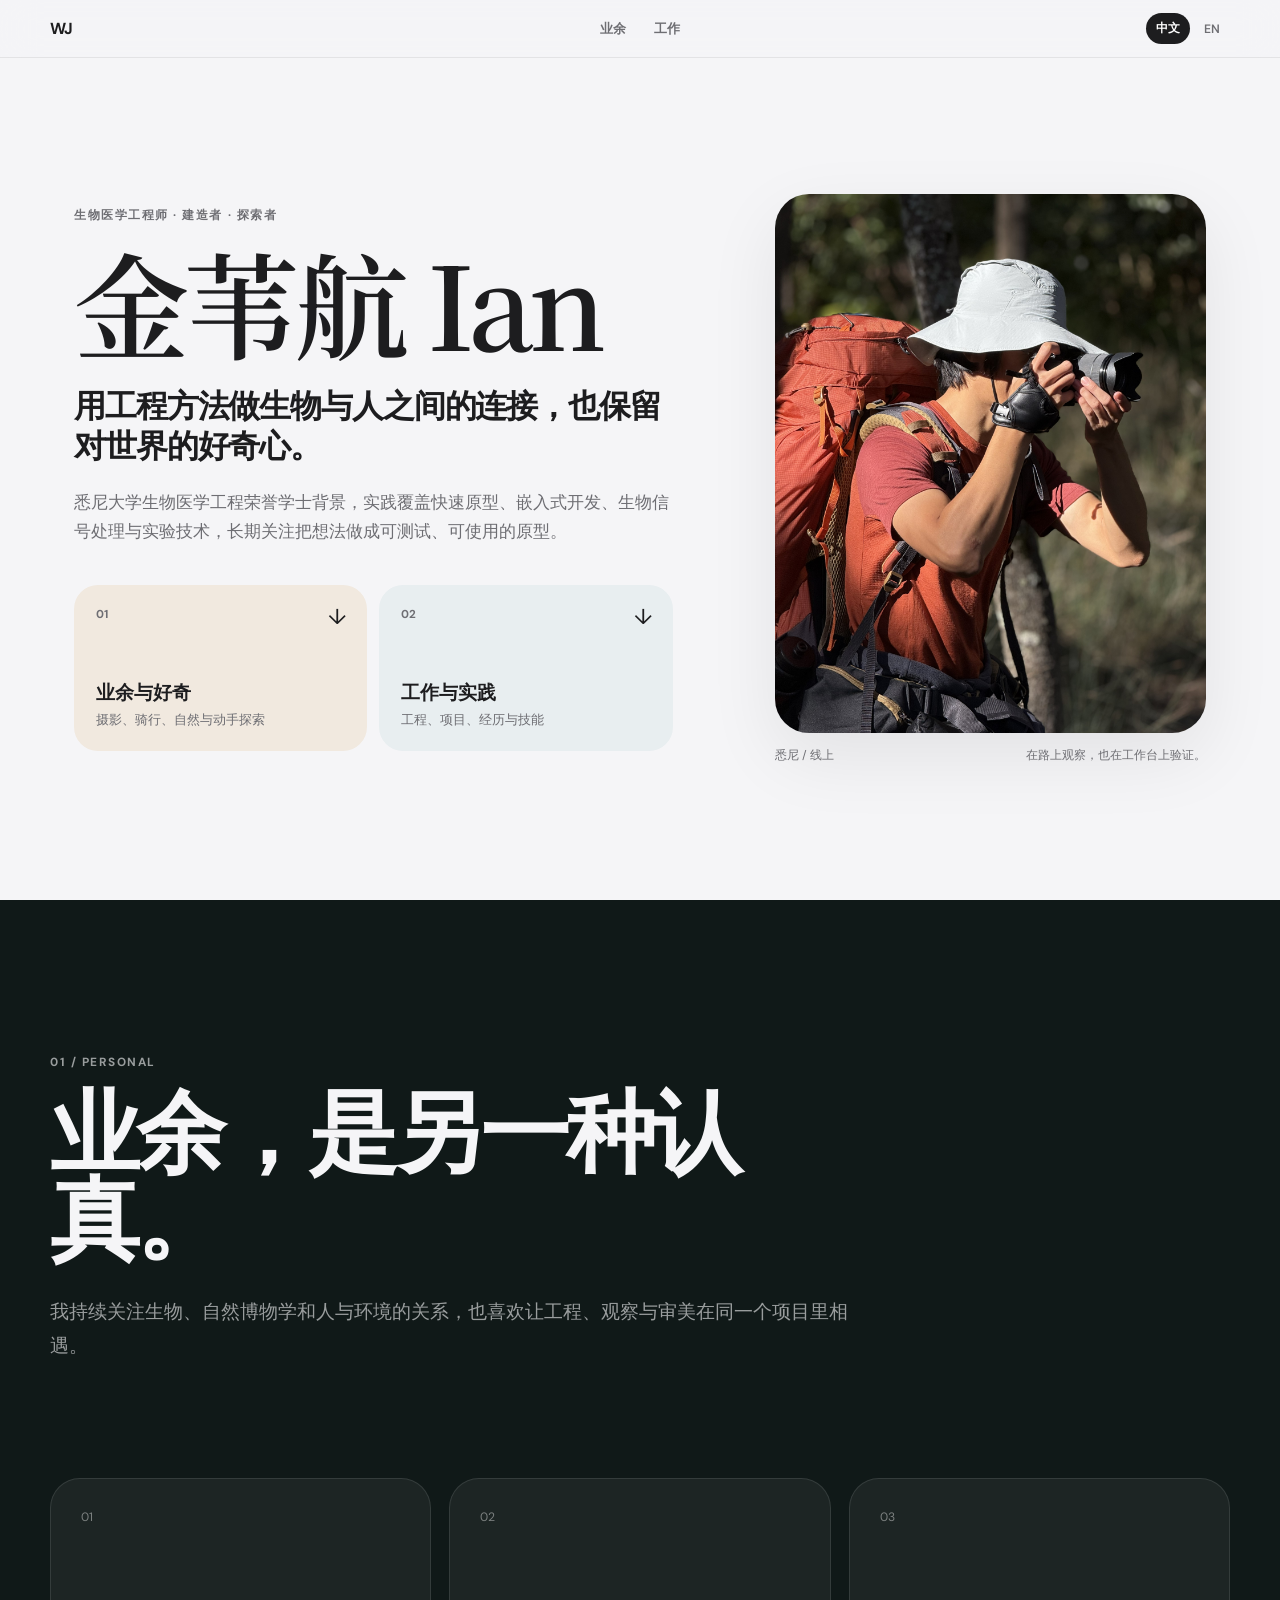
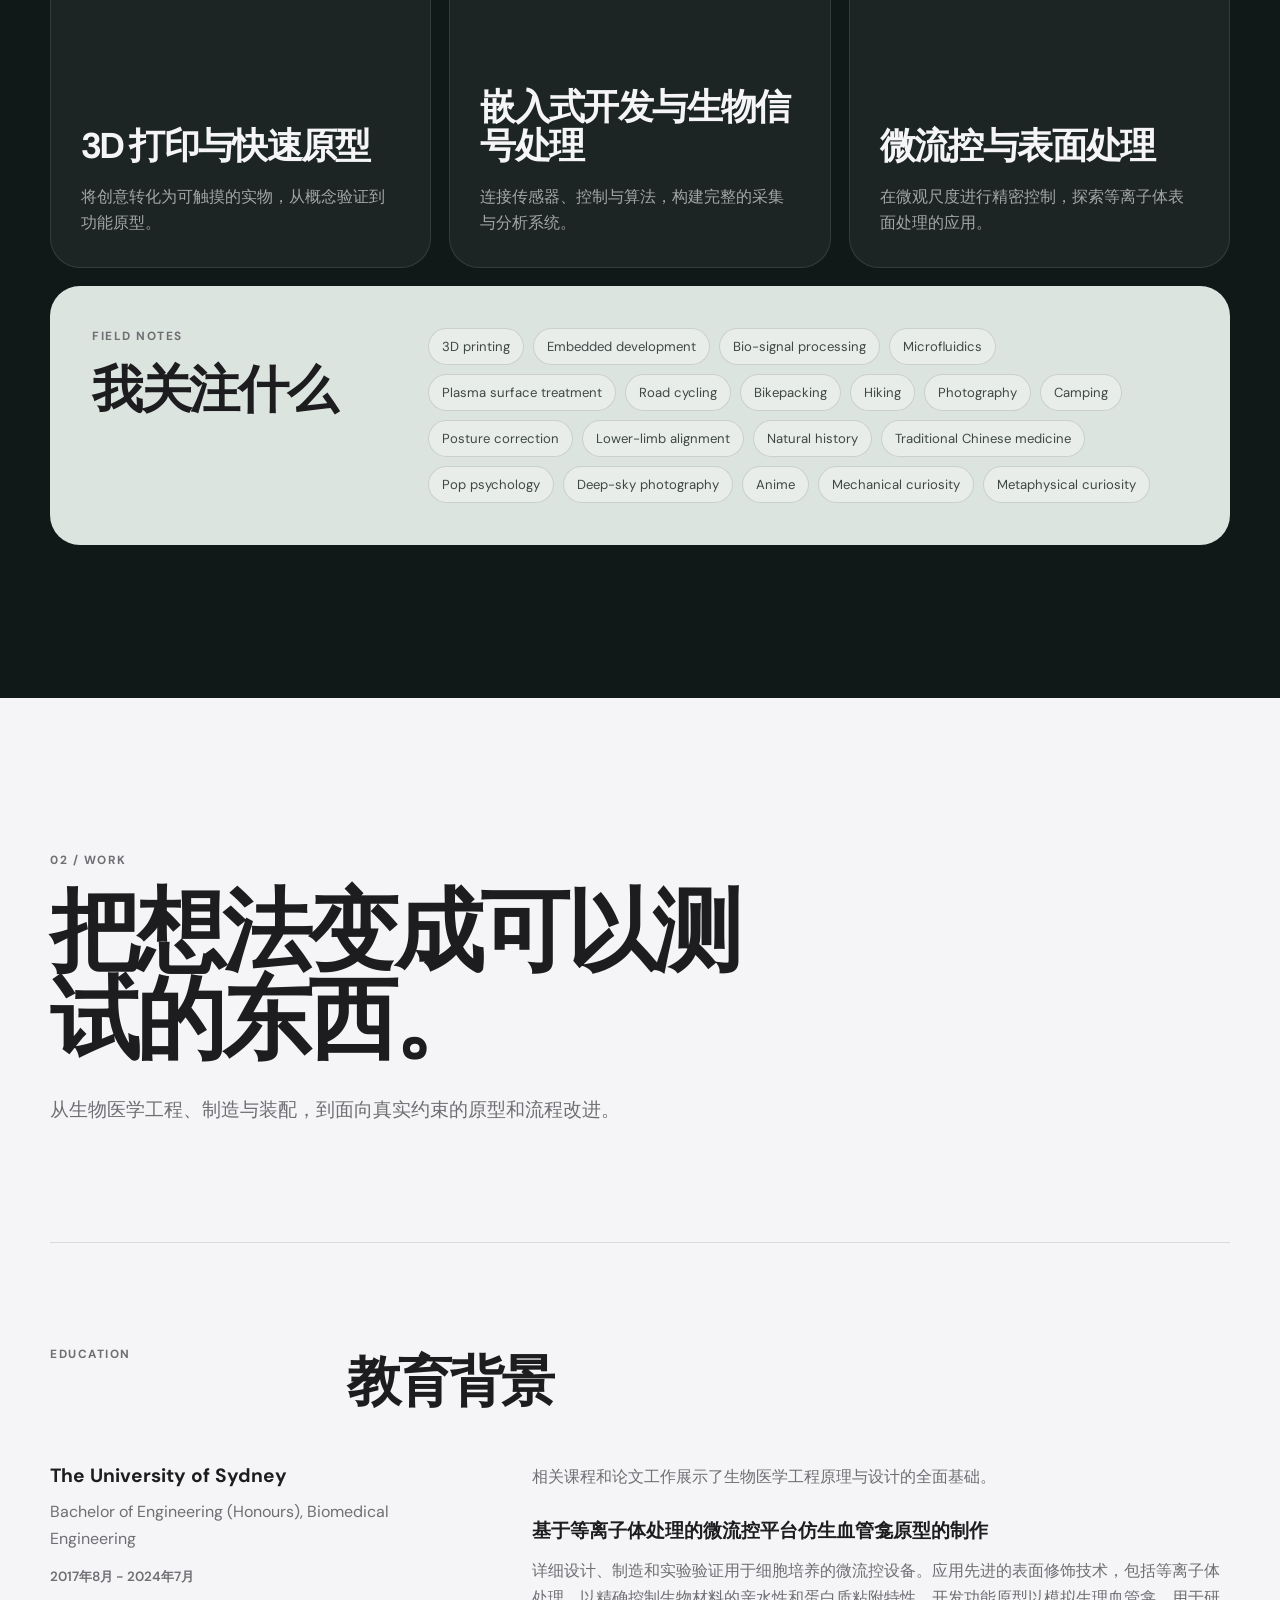
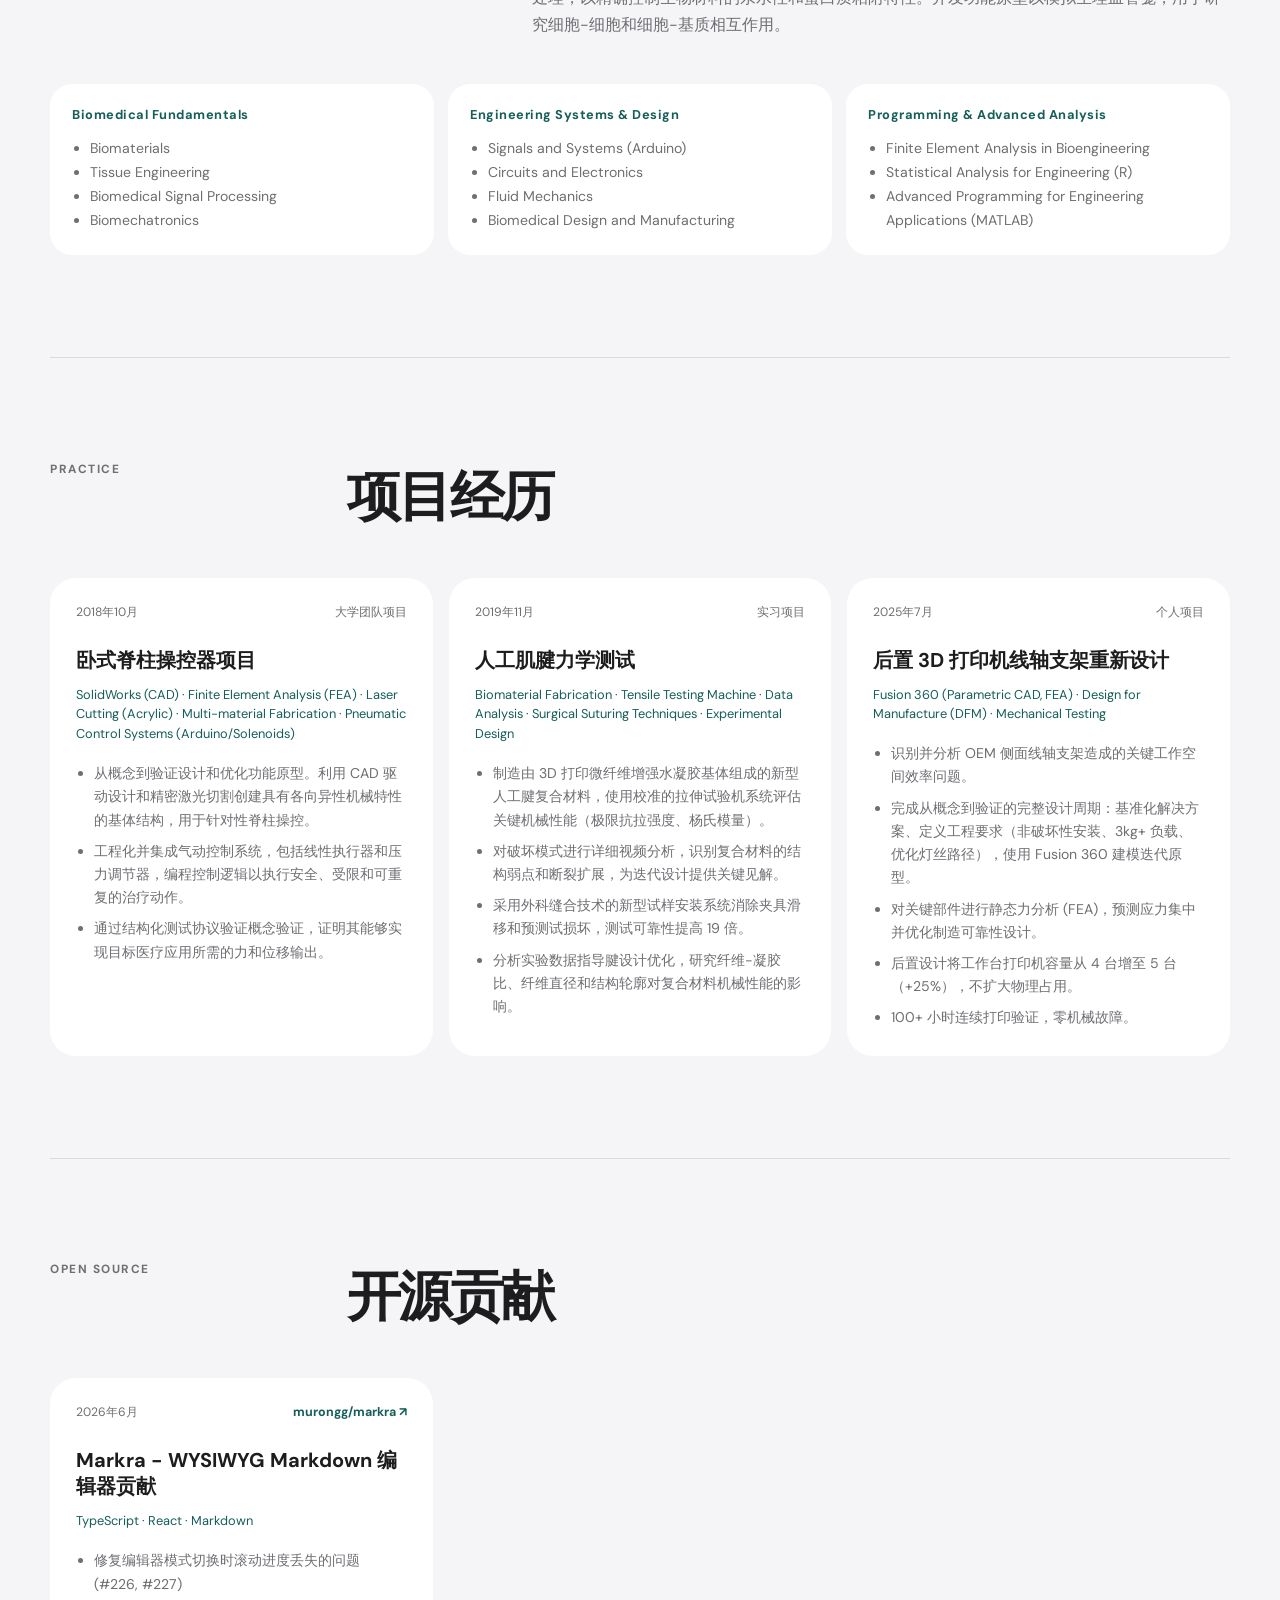
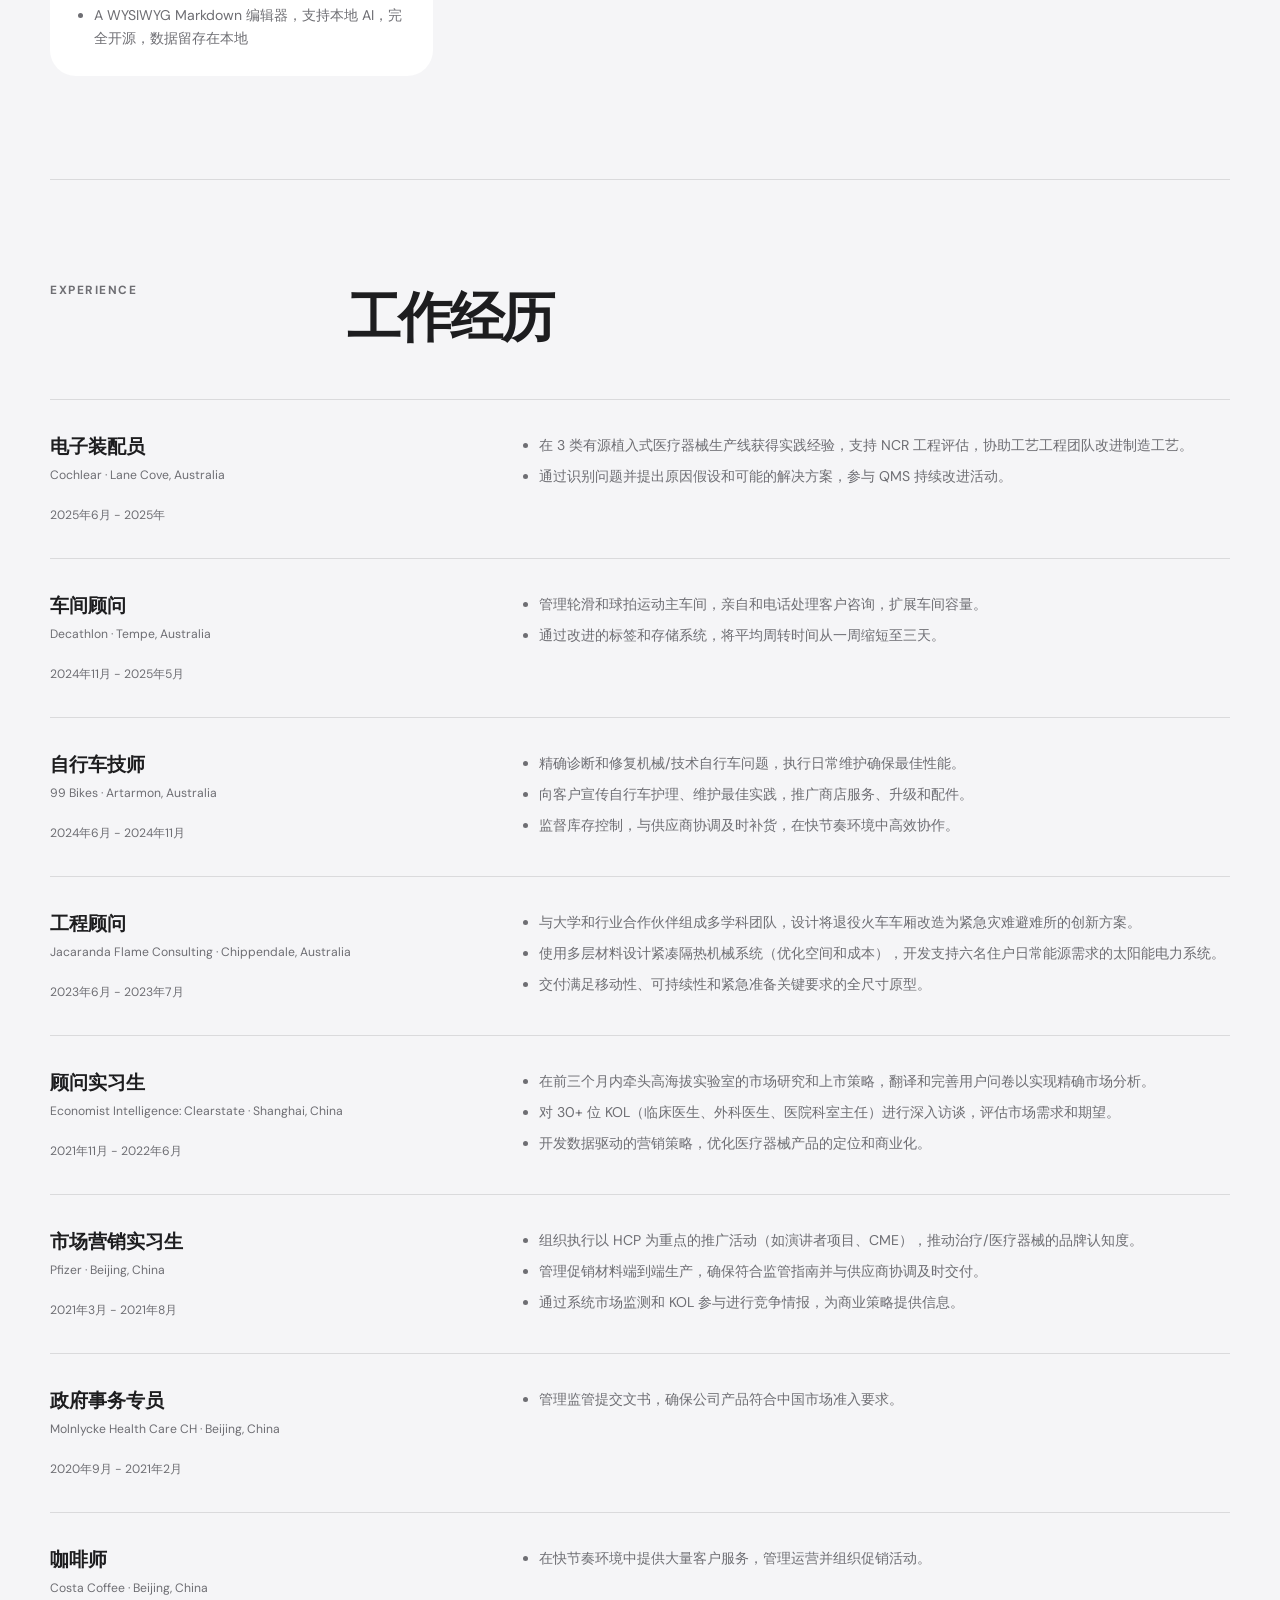
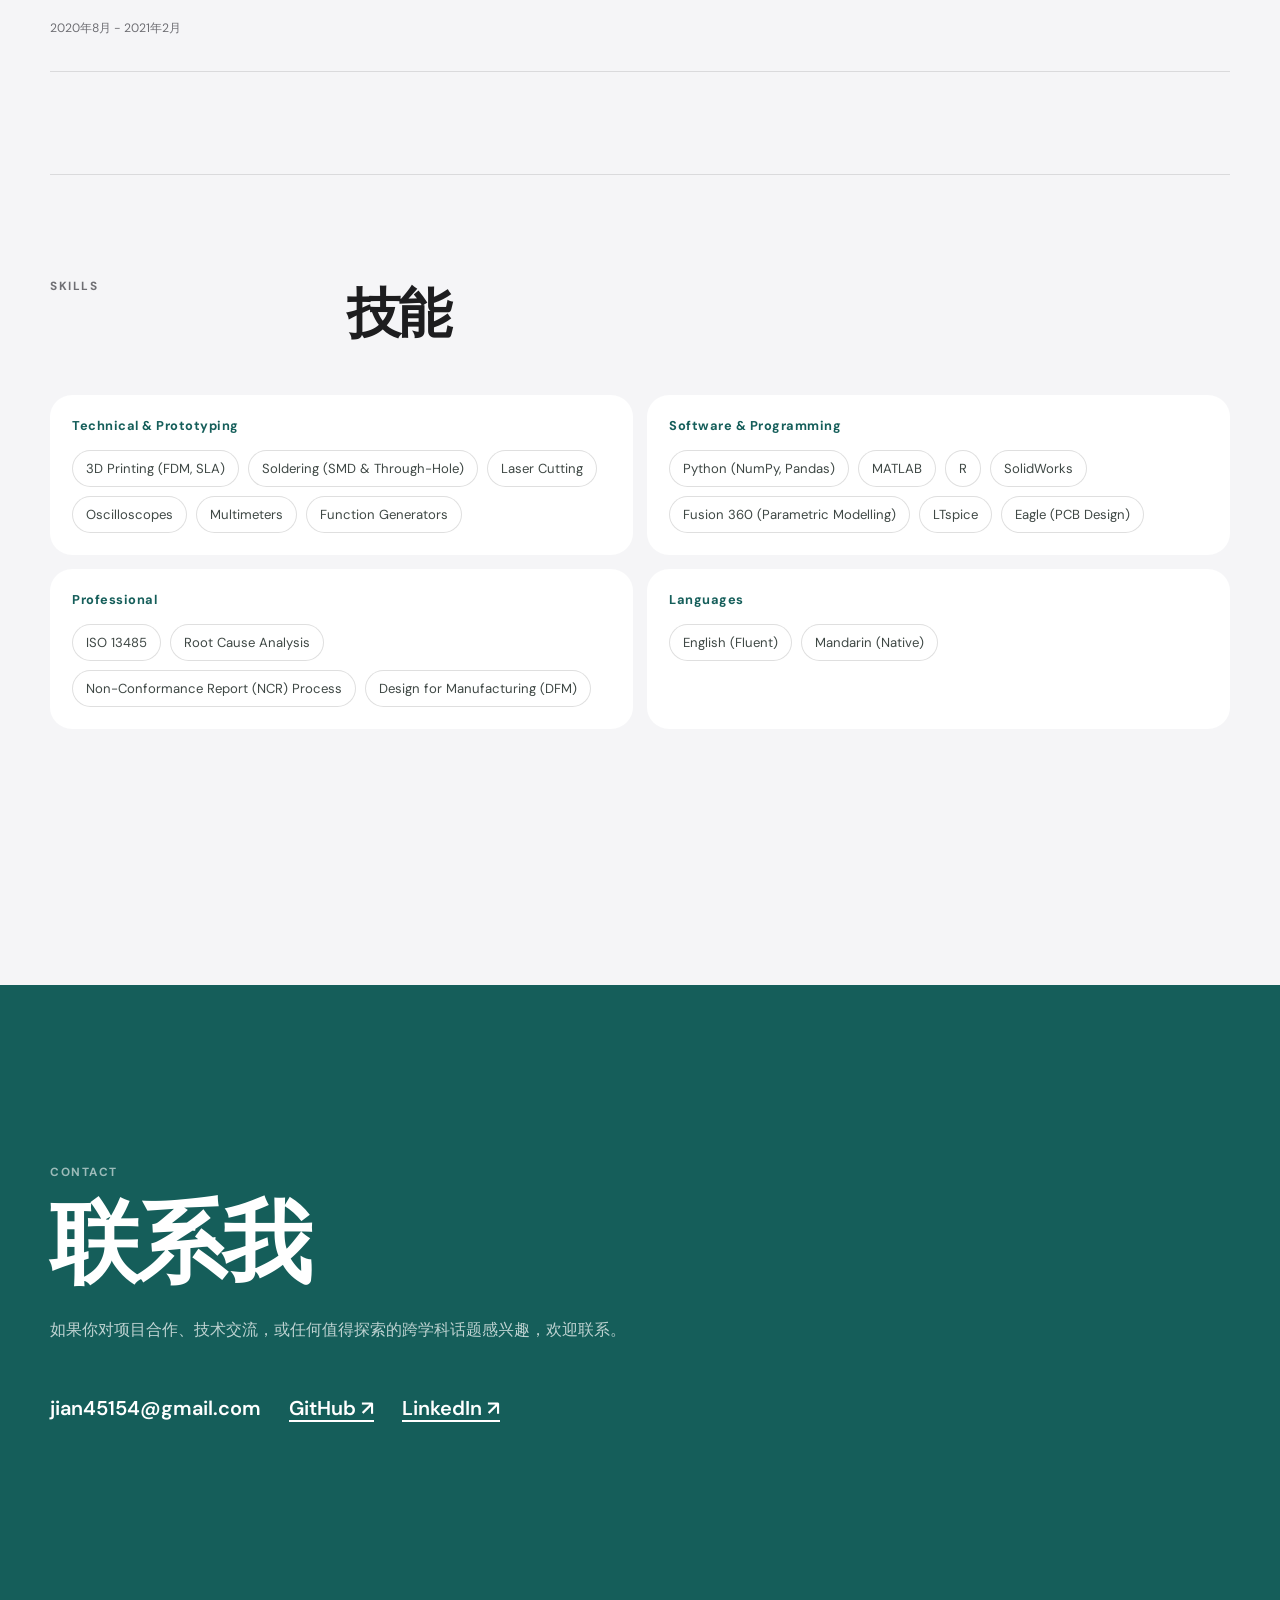
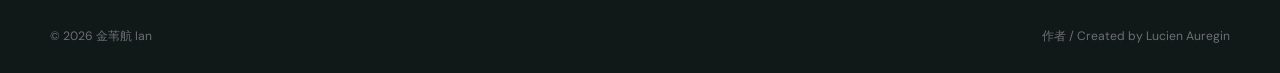
<file: index.html>
<!DOCTYPE html>
<html lang="zh-CN">
  <head>
    <meta charset="UTF-8" />
    <meta name="viewport" content="width=device-width, initial-scale=1.0" />
    <meta name="description" content="Personal portfolio of Weihang (Ian) Jin" />
    <meta name="theme-color" content="#f5f5f7" />
    <meta property="og:type" content="website" />
    <meta property="og:title" content="Weihang (Ian) Jin | Personal Portfolio" />
    <meta property="og:description" content="Biomedical engineering, practical prototyping, and interdisciplinary curiosity." />
    <meta property="og:url" content="https://jian45154.github.io/" />
    <link rel="canonical" href="https://jian45154.github.io/" />
    <link rel="icon" href="./favicon.svg" type="image/svg+xml" />
    <title>Weihang (Ian) Jin | Personal Portfolio</title>
    <link rel="preconnect" href="https://fonts.googleapis.com" />
    <link rel="preconnect" href="https://fonts.gstatic.com" crossorigin />
    <link href="https://fonts.googleapis.com/css2?family=DM+Sans:wght@400;500;600;700&family=Noto+Serif+SC:wght@500;600;700&display=swap" rel="stylesheet" />
    <link rel="stylesheet" href="./styles.css" />
  </head>
  <body>
    <a class="skip-link" href="#main-content">跳到主要内容</a>

    <header class="site-header">
      <a class="wordmark" href="#top" aria-label="Home">WJ</a>
      <nav class="site-nav" aria-label="Page navigation">
        <a href="#personal" data-i18n="nav.personal">业余</a>
        <a href="#work" data-i18n="nav.work">工作</a>
      </nav>
      <div class="lang-switch" aria-label="Language switch">
        <button class="lang-btn active" type="button" data-lang="zh" aria-pressed="true">中文</button>
        <button class="lang-btn" type="button" data-lang="en" aria-pressed="false">EN</button>
      </div>
    </header>

    <main id="main-content">
      <section id="top" class="hero">
        <div class="hero-copy reveal">
          <p class="eyebrow" data-field="hero-kicker">生物医学工程师 · 建造者 · 探索者</p>
          <h1 data-field="brand-name">金苇航 Ian</h1>
          <p class="hero-statement" data-field="hero-title">用工程方法做生物与人之间的连接，也保留对世界的好奇心。</p>
          <p class="hero-lead" data-field="hero-lead">悉尼大学生物医学工程荣誉学士背景，实践覆盖快速原型、嵌入式开发、生物信号处理与实验技术。</p>

          <div class="hero-routes" aria-label="Explore portfolio">
            <a class="route-card route-card-personal" href="#personal">
              <span class="route-index">01</span>
              <strong data-i18n="hero.personal">业余与好奇</strong>
              <span data-i18n="hero.personalNote">摄影、骑行、自然与动手探索</span>
              <span class="route-arrow" aria-hidden="true">↓</span>
            </a>
            <a class="route-card route-card-work" href="#work">
              <span class="route-index">02</span>
              <strong data-i18n="hero.work">工作与实践</strong>
              <span data-i18n="hero.workNote">工程、项目、经历与技能</span>
              <span class="route-arrow" aria-hidden="true">↓</span>
            </a>
          </div>
        </div>

        <figure class="hero-portrait reveal">
          <img src="./assets/portrait.jpeg" alt="Weihang (Ian) Jin photographing outdoors" />
          <figcaption>
            <span data-i18n="home.location">悉尼 / 线上</span>
            <span data-i18n="portrait.caption">在路上观察，也在工作台上验证。</span>
          </figcaption>
        </figure>
      </section>

      <section id="personal" class="chapter chapter-personal">
        <div class="chapter-intro reveal">
          <p class="chapter-number">01 / Personal</p>
          <h2 data-i18n="personal.title">业余，是另一种认真。</h2>
          <p data-field="about-body">我持续关注生物、自然博物学和人与环境的关系，也喜欢让工程、观察与审美在同一个项目里相遇。</p>
        </div>

        <div class="feature-grid">
          <article class="feature-card reveal">
            <span>01</span>
            <h3 data-i18n="practice.prototype">3D 打印与快速原型</h3>
            <p data-i18n="practice.prototypeBody">将创意转化为可触摸的实物，从概念验证到功能原型。</p>
          </article>
          <article class="feature-card reveal">
            <span>02</span>
            <h3 data-i18n="practice.signal">嵌入式开发与生物信号处理</h3>
            <p data-i18n="practice.signalBody">连接传感器、控制与算法，构建完整的采集与分析系统。</p>
          </article>
          <article class="feature-card reveal">
            <span>03</span>
            <h3 data-i18n="practice.microfluidics">微流控与表面处理</h3>
            <p data-i18n="practice.microfluidicsBody">在微观尺度进行精密控制，探索等离子体表面处理的应用。</p>
          </article>
        </div>

        <div class="interest-panel reveal">
          <div>
            <p class="eyebrow">Field notes</p>
            <h3 data-field="about-title">我关注什么</h3>
          </div>
          <div class="chips" id="about-chips"></div>
        </div>
      </section>

      <section id="work" class="chapter chapter-work">
        <div class="chapter-intro reveal">
          <p class="chapter-number">02 / Work</p>
          <h2 data-i18n="work.title">把想法变成可以测试的东西。</h2>
          <p data-i18n="work.body">从生物医学工程、制造与装配，到面向真实约束的原型和流程改进。</p>
        </div>

        <section id="education" class="content-section reveal">
          <div class="section-heading">
            <p class="eyebrow" data-i18n="education.eyebrow">Education</p>
            <h3 data-i18n="education.title">教育背景</h3>
          </div>
          <div class="education-layout">
            <div>
              <h4 data-field="edu-school">The University of Sydney</h4>
              <p class="meta-line" data-field="edu-degree">Bachelor of Engineering (Honours), Biomedical Engineering</p>
              <p class="period" data-field="edu-period">2017年8月 - 2024年7月</p>
            </div>
            <div>
              <p class="body-copy" data-field="edu-summary"></p>
              <h4 class="thesis-title" data-field="thesis-title"></h4>
              <p class="body-copy" data-field="thesis-body"></p>
            </div>
          </div>
          <div class="coursework-list"></div>
        </section>

        <section id="projects" class="content-section reveal">
          <div class="section-heading">
            <p class="eyebrow" data-i18n="projects.eyebrow">Practice</p>
            <h3 data-i18n="projects.title">项目经历</h3>
          </div>
          <div class="cards"></div>
        </section>

        <section id="contributions" class="content-section reveal">
          <div class="section-heading">
            <p class="eyebrow" data-i18n="contributions.eyebrow">Open Source</p>
            <h3 data-i18n="contributions.title">开源贡献</h3>
          </div>
          <div class="cards"></div>
        </section>

        <section id="experience" class="content-section reveal">
          <div class="section-heading">
            <p class="eyebrow" data-i18n="experience.eyebrow">Experience</p>
            <h3 data-i18n="experience.title">工作经历</h3>
          </div>
          <div class="experience-list"></div>
        </section>

        <section id="skills" class="content-section reveal">
          <div class="section-heading">
            <p class="eyebrow" data-i18n="skills.eyebrow">Skills</p>
            <h3 data-i18n="skills.title">技能</h3>
          </div>
          <div class="skills-grid"></div>
        </section>
      </section>

      <section class="contact-section reveal">
        <p class="eyebrow" data-i18n="contact.eyebrow">Contact</p>
        <h2 data-i18n="contact.title">联系我</h2>
        <p data-i18n="contact.body">如果你对项目合作、技术交流，或任何值得探索的跨学科话题感兴趣，欢迎联系。</p>
        <div class="contact-row">
          <span class="email-text" data-field="contact-email">jian45154@gmail.com</span>
          <a href="https://github.com/jian45154" target="_blank" rel="noreferrer">GitHub ↗</a>
          <a href="https://www.linkedin.com/in/weihang-ian-jin-91941314a" target="_blank" rel="noreferrer">LinkedIn ↗</a>
        </div>
      </section>
    </main>

    <footer>
      <span data-field="footer-name">© 2026 金苇航 Ian</span>
      <span data-field="hero-byline">作者 / Created by Lucien Auregin</span>
    </footer>

    <script src="./script.js"></script>
  </body>
</html>
</file>
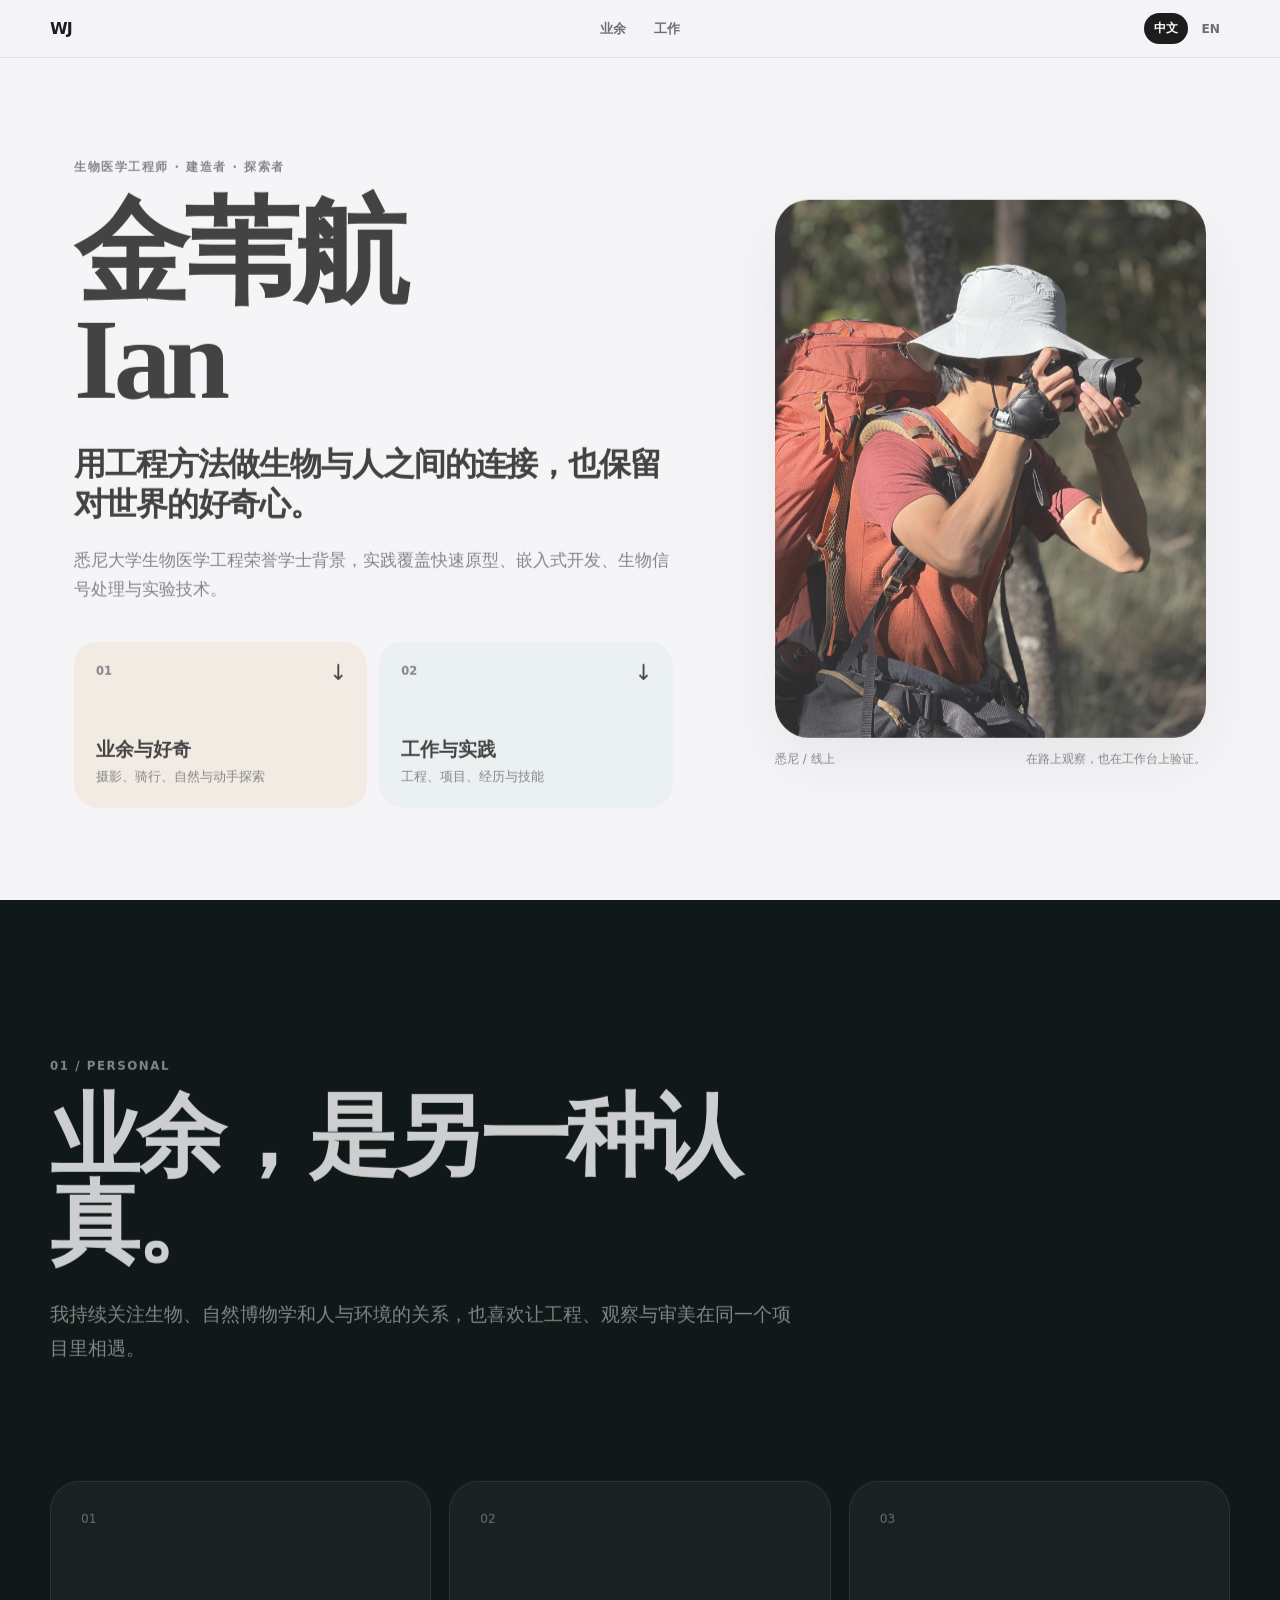
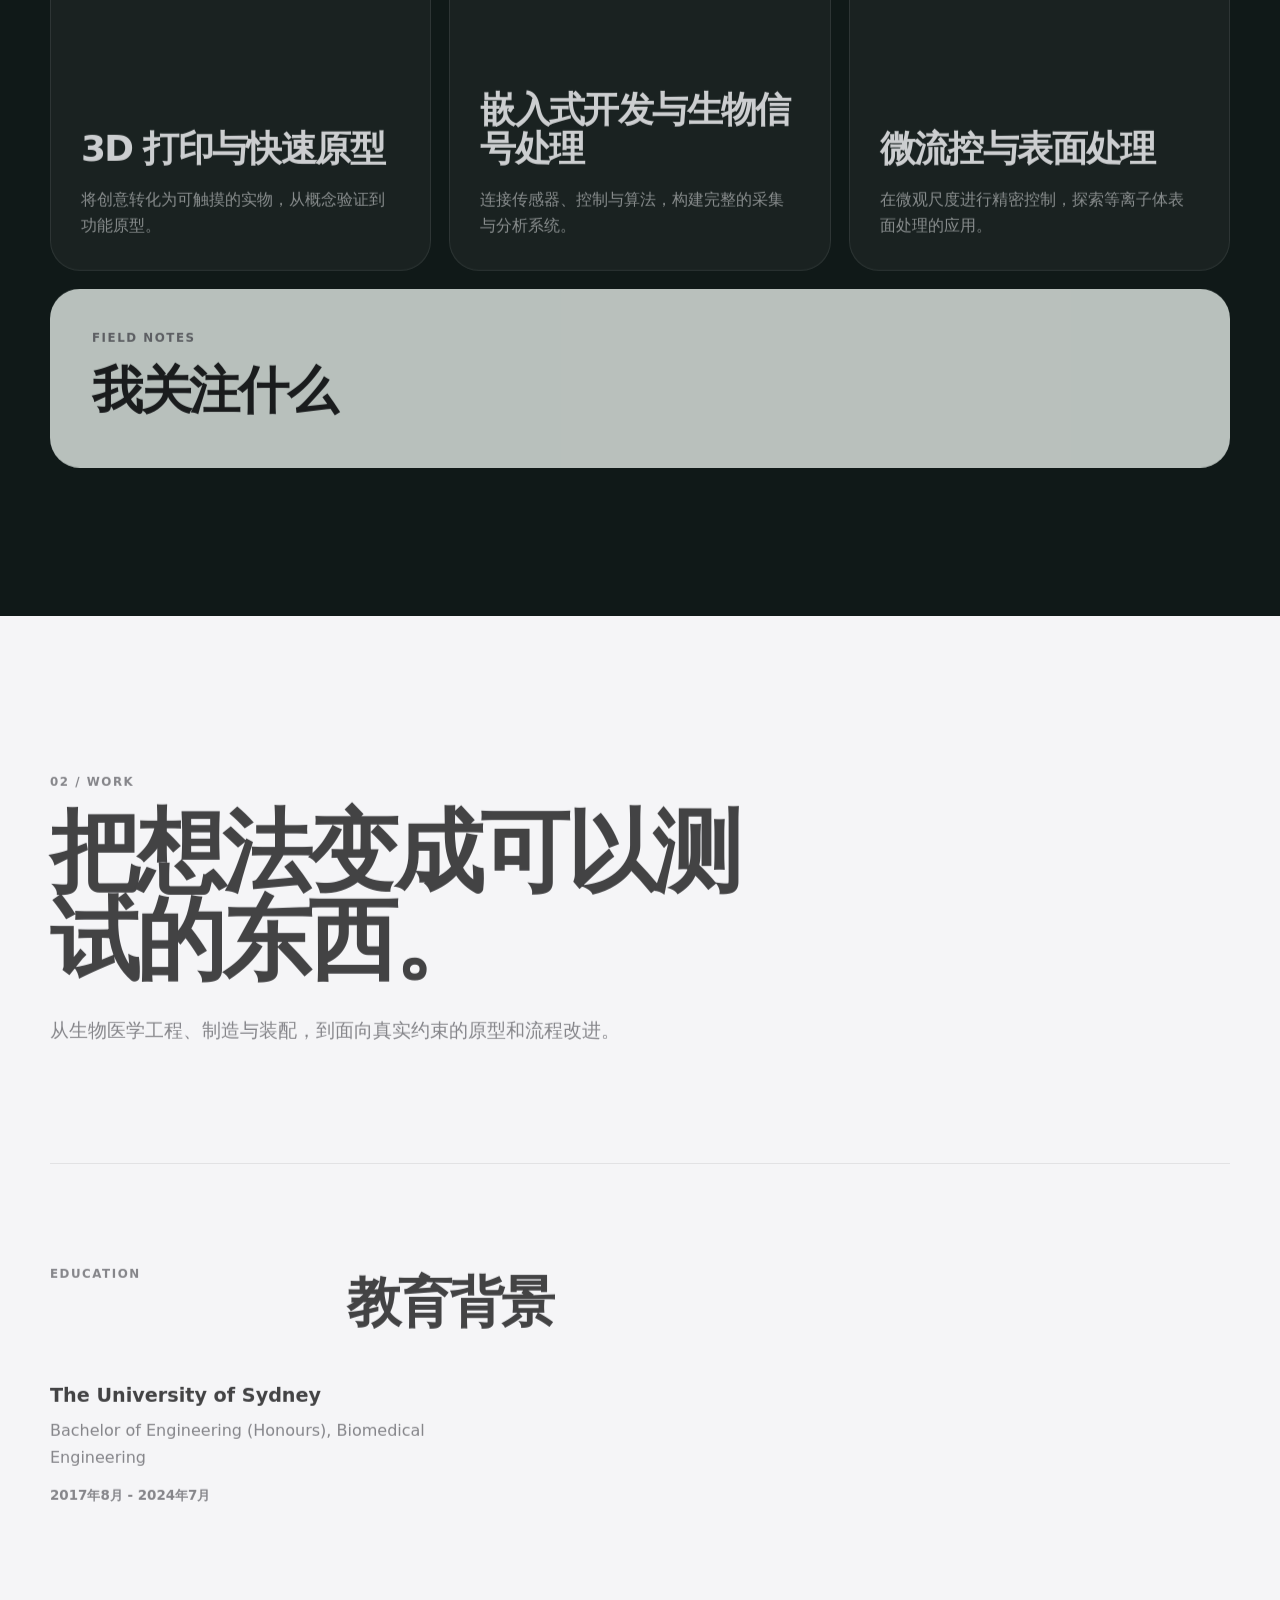
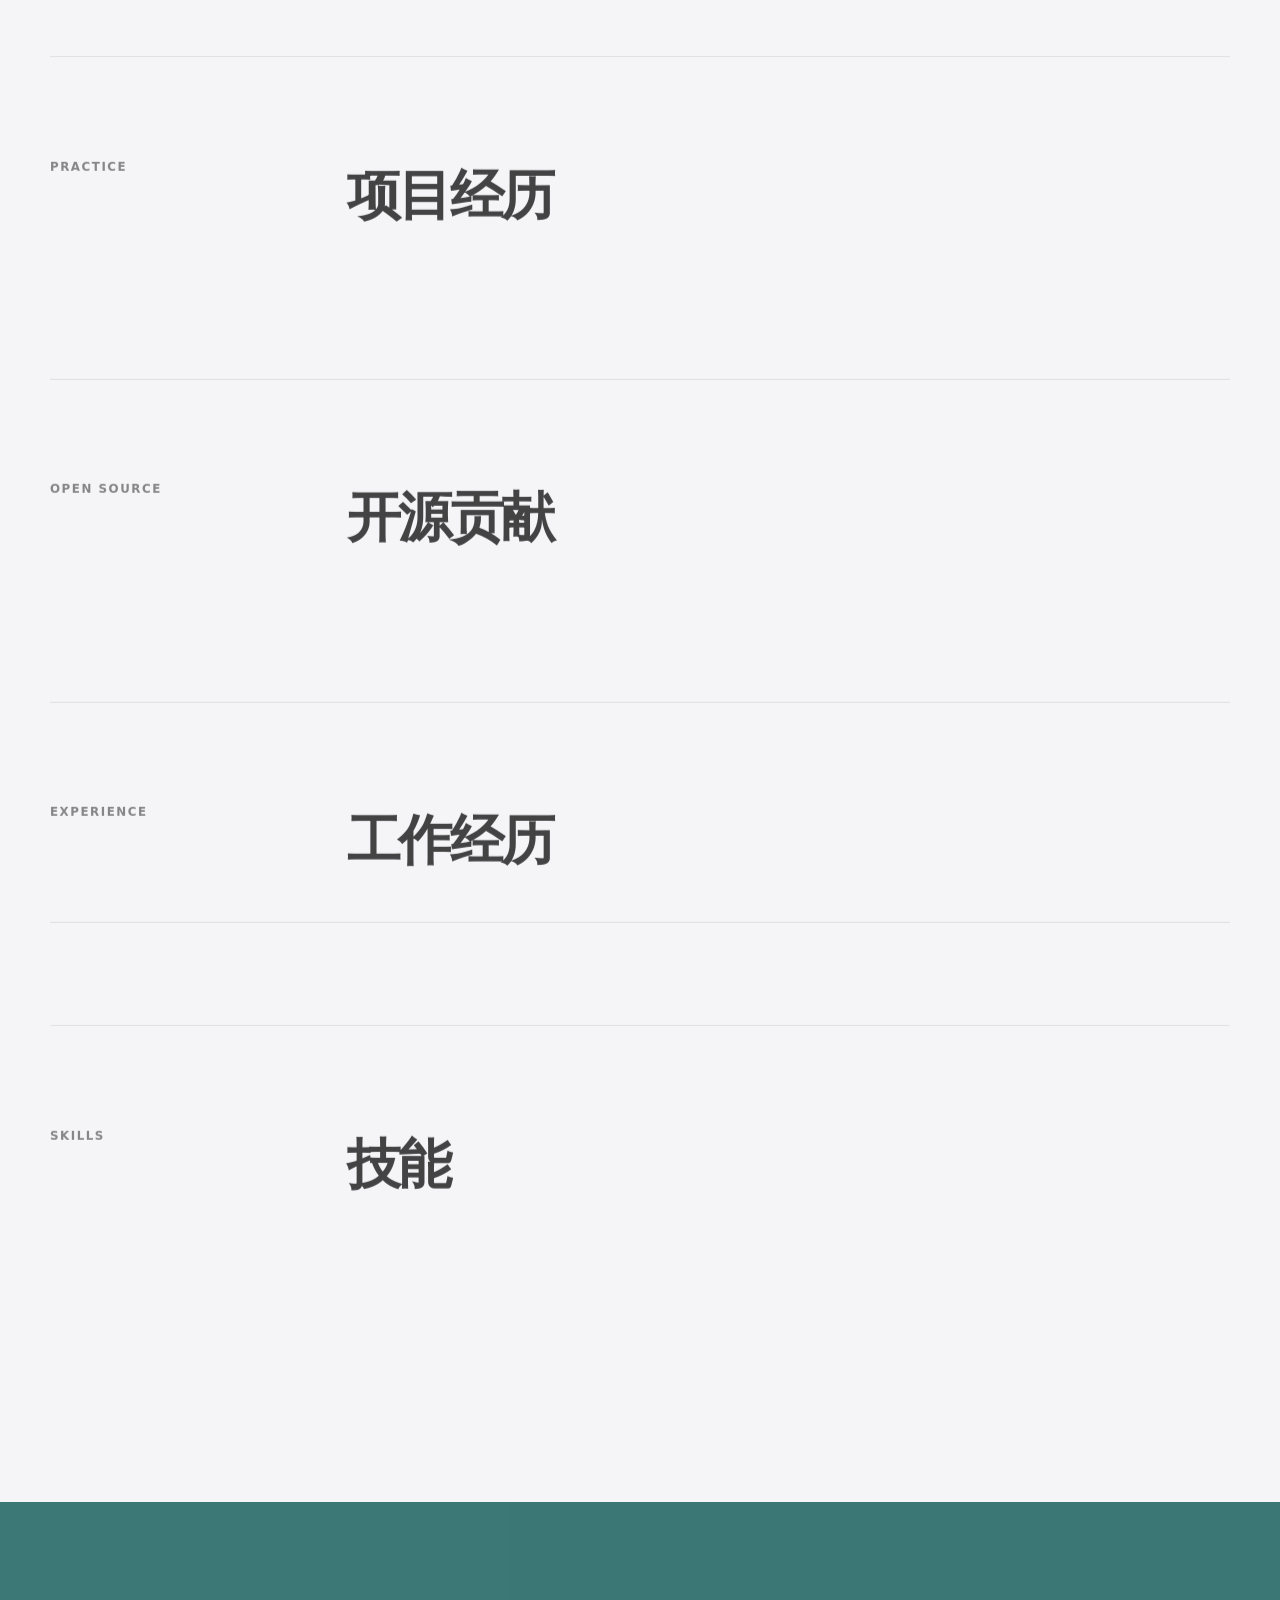
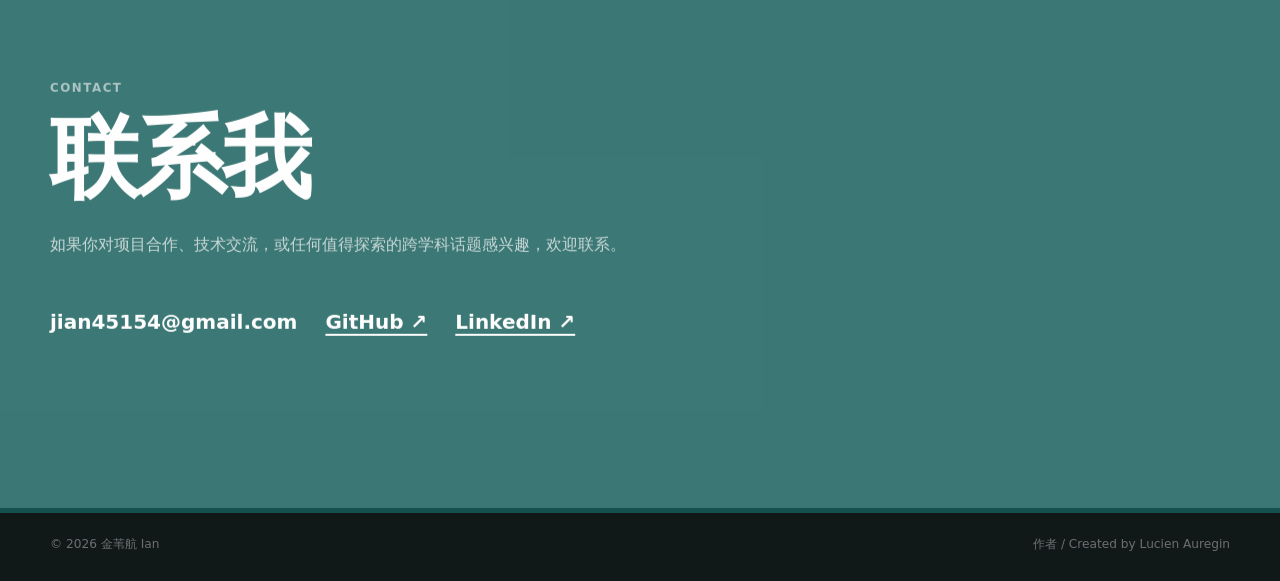
<file: details.html>
<!DOCTYPE html>
<html lang="zh-CN">
  <head>
    <meta charset="UTF-8" />
    <meta name="viewport" content="width=device-width, initial-scale=1.0" />
    <meta http-equiv="refresh" content="0; url=./#work" />
    <link rel="canonical" href="https://jian45154.github.io/#work" />
    <title>Redirecting to portfolio</title>
  </head>
  <body>
    <p><a href="./#work">前往工作与实践 / Continue to work and practice</a></p>
  </body>
</html>
</file>
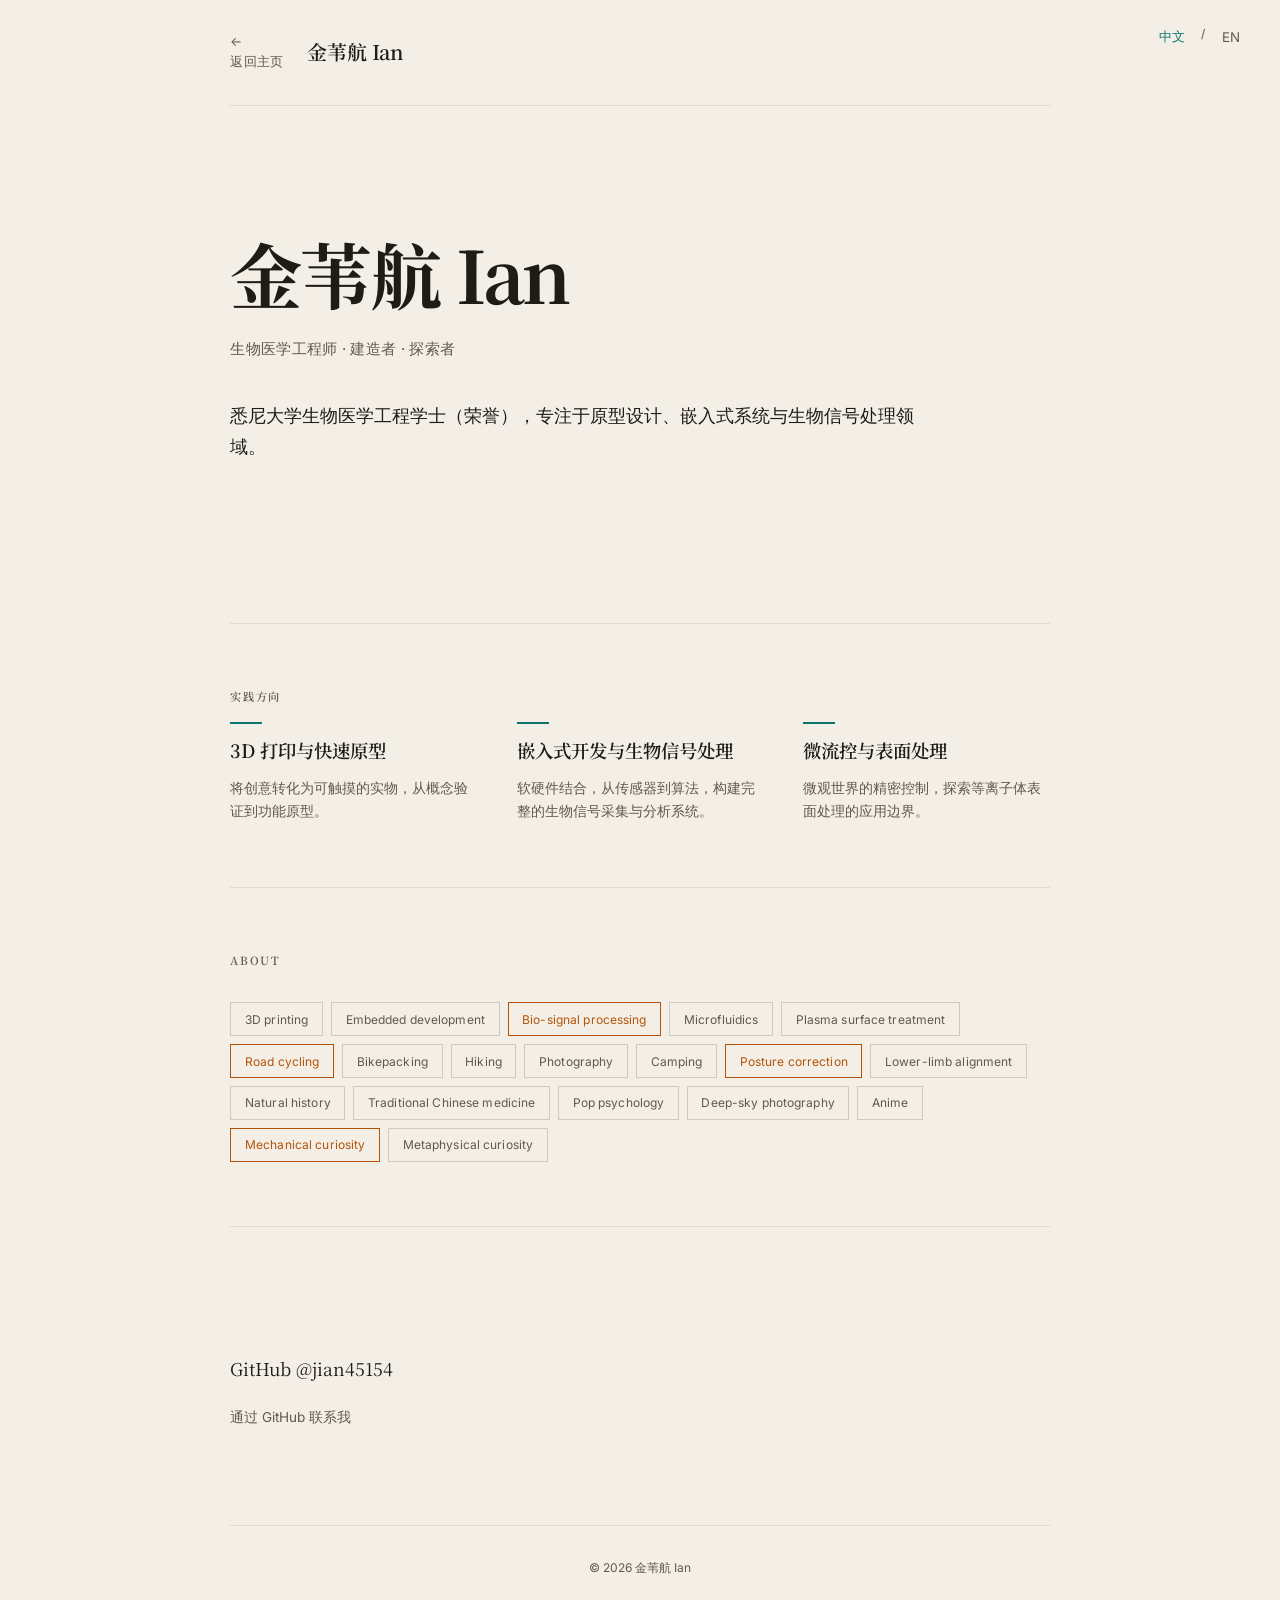
<file: design-demos/benchmark.html>
<!DOCTYPE html>
<html lang="zh-CN">
<head>
  <meta charset="UTF-8">
  <meta name="viewport" content="width=device-width, initial-scale=1.0">
  <title>Lucien Auregin</title>
  <link rel="preconnect" href="https://fonts.googleapis.com">
  <link rel="preconnect" href="https://fonts.gstatic.com" crossorigin>
  <link href="https://fonts.googleapis.com/css2?family=Inter:wght@300;400;500&family=Noto+Serif+SC:wght@400;600;700&display=swap" rel="stylesheet">
  <style>
    :root {
      --bg: #f4efe6;
      --accent-green: #0f766e;
      --accent-amber: #b45309;
      --text: #1f1b16;
      --text-secondary: #63584b;
    }

    * {
      margin: 0;
      padding: 0;
      box-sizing: border-box;
    }

    body {
      font-family: 'Inter', 'Helvetica Neue', sans-serif;
      background-color: var(--bg);
      color: var(--text);
      font-size: 16px;
      line-height: 1.6;
      -webkit-font-smoothing: antialiased;
    }

    .lang-toggle {
      position: fixed;
      top: 1.5rem;
      right: 2rem;
      z-index: 100;
      display: flex;
      gap: 0.5rem;
      font-size: 0.75rem;
      letter-spacing: 0.05em;
      text-transform: uppercase;
    }

    .lang-toggle button {
      background: none;
      border: none;
      cursor: pointer;
      color: var(--text-secondary);
      font-family: inherit;
      padding: 0.25rem 0.5rem;
      transition: color 0.2s;
    }

    .lang-toggle button:hover,
    .lang-toggle button.active {
      color: var(--accent-green);
    }

    [data-lang] {
      display: none;
    }

    [data-lang].active {
      display: block;
    }

    .container {
      min-height: 100vh;
      padding: 0 18vw;
    }

    nav {
      padding: 2rem 0;
      border-bottom: 1px solid rgba(99, 88, 75, 0.15);
      margin-bottom: 4rem;
      display: flex;
      align-items: center;
      gap: 1.5rem;
    }

    .nav-back {
      font-size: 0.8rem;
      color: var(--text-secondary);
      text-decoration: none;
      letter-spacing: 0.02em;
      transition: color 0.2s;
      flex-shrink: 0;
    }

    .nav-back:hover {
      color: var(--accent-green);
    }

    .nav-back::before {
      content: '←';
      margin-right: 0.35rem;
    }

    .nav-title {
      font-family: 'Noto Serif SC', serif;
      font-size: 1.25rem;
      font-weight: 600;
      color: var(--text);
      letter-spacing: -0.01em;
    }

    .hero {
      padding: 4rem 0 6rem;
    }

    .hero-title {
      font-family: 'Noto Serif SC', serif;
      font-size: clamp(2.5rem, 6vw, 4.5rem);
      font-weight: 700;
      line-height: 1.1;
      letter-spacing: -0.03em;
      margin-bottom: 1.5rem;
      color: var(--text);
    }

    .hero-subtitle {
      font-size: 0.95rem;
      color: var(--text-secondary);
      font-weight: 400;
      letter-spacing: 0.02em;
      margin-bottom: 2.5rem;
    }

    .hero-bio {
      max-width: 65ch;
      font-size: 1.1rem;
      line-height: 1.75;
      color: var(--text);
      font-weight: 300;
    }

    .divider {
      height: 1px;
      background: rgba(99, 88, 75, 0.15);
      margin: 4rem 0;
    }

    .section-title {
      font-family: 'Noto Serif SC', serif;
      font-size: 0.7rem;
      font-weight: 600;
      text-transform: uppercase;
      letter-spacing: 0.15em;
      color: var(--text-secondary);
      margin-bottom: 2rem;
    }

    .practices {
      display: grid;
      grid-template-columns: repeat(3, 1fr);
      gap: 2.5rem;
      margin-bottom: 4rem;
    }

    .practice-item {
      position: relative;
    }

    .practice-item::before {
      content: '';
      position: absolute;
      top: -1rem;
      left: 0;
      width: 2rem;
      height: 2px;
      background: var(--accent-green);
    }

    .practice-title {
      font-family: 'Noto Serif SC', serif;
      font-size: 1.15rem;
      font-weight: 600;
      color: var(--text);
      margin-bottom: 0.75rem;
      line-height: 1.4;
    }

    .practice-desc {
      font-size: 0.9rem;
      color: var(--text-secondary);
      line-height: 1.65;
      font-weight: 300;
    }

    .chips-section {
      margin-bottom: 4rem;
    }

    .chips {
      display: flex;
      flex-wrap: wrap;
      gap: 0.5rem;
    }

    .chip {
      font-size: 0.75rem;
      padding: 0.4rem 0.85rem;
      border: 1px solid rgba(99, 88, 75, 0.25);
      color: var(--text-secondary);
      letter-spacing: 0.01em;
      transition: all 0.2s ease;
    }

    .chip:hover {
      border-color: var(--accent-green);
      color: var(--accent-green);
    }

    .chip--accent {
      border-color: var(--accent-amber);
      color: var(--accent-amber);
    }

    .contact {
      padding: 4rem 0 6rem;
    }

    .contact-link {
      font-family: 'Noto Serif SC', serif;
      font-size: 1.1rem;
      color: var(--text);
      text-decoration: none;
      border-bottom: 2px solid var(--accent-green);
      padding-bottom: 0.25rem;
      transition: color 0.2s;
    }

    .contact-link:hover {
      color: var(--accent-green);
    }

    .contact-note {
      margin-top: 1.5rem;
      font-size: 0.85rem;
      color: var(--text-secondary);
    }

    footer {
      padding: 2rem 0;
      border-top: 1px solid rgba(99, 88, 75, 0.15);
      font-size: 0.75rem;
      color: var(--text-secondary);
      text-align: center;
    }

    @media (max-width: 900px) {
      .container {
        padding: 0 1.5rem;
      }

      .practices {
        grid-template-columns: 1fr;
        gap: 2rem;
      }

      .hero-title {
        font-size: 2.2rem;
      }
    }
  </style>
</head>
<body>

  <div class="lang-toggle">
    <button class="active" onclick="switchLang('zh')">中文</button>
    <span style="color: var(--text-secondary);">/</span>
    <button onclick="switchLang('en')">EN</button>
  </div>

  <div class="container">
    <nav>
      <a href="../index.html" class="nav-back">
        <span data-lang="zh" class="active">返回主页</span>
        <span data-lang="en">Back to Portfolio</span>
      </a>
      <span class="nav-title">金苇航 Ian</span>
    </nav>

    <section class="hero">
      <h1 class="hero-title">
        <span data-lang="zh" class="active">金苇航 Ian</span>
        <span data-lang="en">Weihang (Ian) Jin</span>
      </h1>
      <p class="hero-subtitle">
        <span data-lang="zh" class="active">生物医学工程师 · 建造者 · 探索者</span>
        <span data-lang="en">Biomedical Engineer · Builder · Explorer</span>
      </p>
      <p class="hero-bio">
        <span data-lang="zh" class="active">悉尼大学生物医学工程学士（荣誉），专注于原型设计、嵌入式系统与生物信号处理领域。</span>
        <span data-lang="en">BSc Biomedical Engineering (Honours) at University of Sydney, focusing on prototyping, embedded systems and bio-signal processing.</span>
      </p>
    </section>

    <div class="divider"></div>

    <section class="practices-section">
      <h2 class="section-title">
        <span data-lang="zh" class="active">实践方向</span>
        <span data-lang="en">Practice Areas</span>
      </h2>
      <div class="practices">
        <div class="practice-item">
          <h3 class="practice-title">
            <span data-lang="zh" class="active">3D 打印与快速原型</span>
            <span data-lang="en">3D Printing & Rapid Prototyping</span>
          </h3>
          <p class="practice-desc">
            <span data-lang="zh" class="active">将创意转化为可触摸的实物，从概念验证到功能原型。</span>
            <span data-lang="en">Transforming ideas into tangible forms, from concept to functional prototypes.</span>
          </p>
        </div>
        <div class="practice-item">
          <h3 class="practice-title">
            <span data-lang="zh" class="active">嵌入式开发与生物信号处理</span>
            <span data-lang="en">Embedded Development & Bio-signal Processing</span>
          </h3>
          <p class="practice-desc">
            <span data-lang="zh" class="active">软硬件结合，从传感器到算法，构建完整的生物信号采集与分析系统。</span>
            <span data-lang="en">Bridging hardware and software, building complete bio-signal acquisition and analysis systems.</span>
          </p>
        </div>
        <div class="practice-item">
          <h3 class="practice-title">
            <span data-lang="zh" class="active">微流控与表面处理</span>
            <span data-lang="en">Microfluidics & Surface Treatment</span>
          </h3>
          <p class="practice-desc">
            <span data-lang="zh" class="active">微观世界的精密控制，探索等离子体表面处理的应用边界。</span>
            <span data-lang="en">Precision control at micro scale, exploring applications of plasma surface treatment.</span>
          </p>
        </div>
      </div>
    </section>

    <div class="divider"></div>

    <section class="chips-section">
      <h2 class="section-title">About</h2>
      <div class="chips">
        <span class="chip">3D printing</span>
        <span class="chip">Embedded development</span>
        <span class="chip chip--accent">Bio-signal processing</span>
        <span class="chip">Microfluidics</span>
        <span class="chip">Plasma surface treatment</span>
        <span class="chip chip--accent">Road cycling</span>
        <span class="chip">Bikepacking</span>
        <span class="chip">Hiking</span>
        <span class="chip">Photography</span>
        <span class="chip">Camping</span>
        <span class="chip chip--accent">Posture correction</span>
        <span class="chip">Lower-limb alignment</span>
        <span class="chip">Natural history</span>
        <span class="chip">Traditional Chinese medicine</span>
        <span class="chip">Pop psychology</span>
        <span class="chip">Deep-sky photography</span>
        <span class="chip">Anime</span>
        <span class="chip chip--accent">Mechanical curiosity</span>
        <span class="chip">Metaphysical curiosity</span>
      </div>
    </section>

    <div class="divider"></div>

    <section class="contact">
      <a href="https://github.com/jian45154" class="contact-link" target="_blank" rel="noopener">
        <span data-lang="zh" class="active">GitHub @jian45154</span>
        <span data-lang="en">GitHub @jian45154</span>
      </a>
      <p class="contact-note">
        <span data-lang="zh" class="active">通过 GitHub 联系我</span>
        <span data-lang="en">Connect via GitHub</span>
      </p>
    </section>

    <footer>
      <span data-lang="zh" class="active">© 2026 金苇航 Ian</span>
      <span data-lang="en">© 2026 Weihang (Ian) Jin</span>
    </footer>
  </div>

  <script>
    function switchLang(lang) {
      document.querySelectorAll('[data-lang]').forEach(el => {
        el.classList.remove('active');
      });
      document.querySelectorAll(`[data-lang="${lang}"]`).forEach(el => {
        el.classList.add('active');
      });
      document.querySelectorAll('.lang-toggle button').forEach(btn => {
        btn.classList.remove('active');
      });
      document.querySelector(`.lang-toggle button[onclick="switchLang('${lang}')"]`).classList.add('active');
    }
  </script>
</body>
</html>
</file>
<file: styles.css>
:root {
  color-scheme: light;
  --bg: #f5f5f7;
  --surface: #ffffff;
  --surface-soft: #e8eef0;
  --surface-warm: #f1e9df;
  --text: #1d1d1f;
  --muted: #6e6e73;
  --line: rgba(29, 29, 31, 0.12);
  --green: #155e5a;
  --orange: #b14f24;
  --shadow: 0 24px 70px rgba(0, 0, 0, 0.08);
}

* {
  box-sizing: border-box;
}

html {
  scroll-behavior: smooth;
  scroll-padding-top: 78px;
}

body {
  margin: 0;
  color: var(--text);
  background: var(--bg);
  font-family: "DM Sans", system-ui, sans-serif;
  -webkit-font-smoothing: antialiased;
}

a {
  color: inherit;
}

h1,
h2,
h3,
h4,
p,
figure {
  margin: 0;
}

h1,
h2,
h3 {
  letter-spacing: -0.045em;
}

.skip-link {
  position: fixed;
  top: 12px;
  left: 12px;
  z-index: 100;
  transform: translateY(-160%);
  padding: 10px 14px;
  border-radius: 999px;
  color: white;
  background: var(--text);
}

.skip-link:focus {
  transform: translateY(0);
}

.site-header {
  position: sticky;
  top: 0;
  z-index: 20;
  display: grid;
  grid-template-columns: 1fr auto 1fr;
  align-items: center;
  min-height: 58px;
  padding: 0 max(24px, calc((100vw - 1180px) / 2));
  border-bottom: 1px solid rgba(29, 29, 31, 0.08);
  background: rgba(245, 245, 247, 0.82);
  backdrop-filter: saturate(180%) blur(18px);
}

.wordmark {
  width: max-content;
  text-decoration: none;
  font-weight: 700;
  letter-spacing: -0.05em;
}

.site-nav {
  display: flex;
  gap: 28px;
}

.site-nav a {
  color: var(--muted);
  font-size: 0.84rem;
  font-weight: 600;
  text-decoration: none;
}

.site-nav a:hover {
  color: var(--text);
}

.lang-switch {
  justify-self: end;
  display: flex;
  gap: 4px;
}

.lang-btn {
  border: 0;
  border-radius: 999px;
  padding: 7px 10px;
  color: var(--muted);
  background: transparent;
  font: inherit;
  font-size: 0.76rem;
  font-weight: 600;
  cursor: pointer;
}

.lang-btn.active {
  color: white;
  background: var(--text);
}

.hero {
  display: grid;
  grid-template-columns: minmax(0, 1fr) minmax(360px, 0.72fr);
  gap: clamp(48px, 8vw, 120px);
  align-items: center;
  min-height: calc(100svh - 58px);
  max-width: 1180px;
  margin: 0 auto;
  padding: 72px 24px;
}

.eyebrow,
.chapter-number {
  color: var(--muted);
  font-size: 0.74rem;
  font-weight: 700;
  letter-spacing: 0.13em;
  text-transform: uppercase;
}

.hero h1 {
  max-width: 8ch;
  margin-top: 24px;
  font-family: "Noto Serif SC", Georgia, serif;
  font-size: clamp(4.2rem, 9vw, 8rem);
  font-weight: 600;
  line-height: 0.92;
}

.hero-statement {
  max-width: 27ch;
  margin-top: 32px;
  font-size: clamp(1.45rem, 2.5vw, 2.15rem);
  font-weight: 600;
  line-height: 1.25;
  letter-spacing: -0.035em;
}

.hero-lead {
  max-width: 58ch;
  margin-top: 22px;
  color: var(--muted);
  font-size: 1.04rem;
  line-height: 1.75;
}

.hero-routes {
  display: grid;
  grid-template-columns: repeat(2, minmax(0, 1fr));
  gap: 12px;
  margin-top: 38px;
}

.route-card {
  position: relative;
  display: flex;
  min-height: 166px;
  padding: 22px;
  overflow: hidden;
  border-radius: 24px;
  flex-direction: column;
  text-decoration: none;
  transition: transform 240ms ease, box-shadow 240ms ease;
}

.route-card:hover {
  transform: translateY(-4px);
  box-shadow: var(--shadow);
}

.route-card-personal {
  background: var(--surface-warm);
}

.route-card-work {
  background: var(--surface-soft);
}

.route-index {
  color: var(--muted);
  font-size: 0.72rem;
  font-weight: 700;
}

.route-card strong {
  margin-top: auto;
  font-size: 1.16rem;
}

.route-card > span:not(.route-index, .route-arrow) {
  margin-top: 5px;
  color: var(--muted);
  font-size: 0.82rem;
}

.route-arrow {
  position: absolute;
  top: 18px;
  right: 20px;
  font-size: 1.35rem;
}

.hero-portrait img {
  display: block;
  width: 100%;
  max-height: 72vh;
  aspect-ratio: 4 / 5;
  border-radius: 34px;
  object-fit: cover;
  object-position: 51% center;
  box-shadow: var(--shadow);
}

.hero-portrait figcaption {
  display: flex;
  justify-content: space-between;
  gap: 20px;
  margin-top: 14px;
  color: var(--muted);
  font-size: 0.74rem;
}

.chapter {
  padding: clamp(92px, 12vw, 180px) max(24px, calc((100vw - 1180px) / 2));
}

.chapter-personal {
  background: #101918;
  color: #f5f5f7;
}

.chapter-work {
  background: var(--bg);
}

.chapter-intro {
  max-width: 920px;
  margin-bottom: clamp(64px, 9vw, 120px);
}

.chapter-intro h2,
.contact-section h2 {
  max-width: 12ch;
  margin-top: 20px;
  font-size: clamp(3rem, 7vw, 6.8rem);
  line-height: 0.98;
}

.chapter-intro > p:last-child {
  max-width: 62ch;
  margin-top: 30px;
  color: var(--muted);
  font-size: clamp(1rem, 1.5vw, 1.22rem);
  line-height: 1.75;
}

.chapter-personal .chapter-intro > p:last-child,
.chapter-personal .chapter-number {
  color: rgba(245, 245, 247, 0.6);
}

.feature-grid {
  display: grid;
  grid-template-columns: repeat(3, minmax(0, 1fr));
  gap: 18px;
}

.feature-card {
  display: flex;
  min-height: 390px;
  padding: 30px;
  border: 1px solid rgba(255, 255, 255, 0.1);
  border-radius: 30px;
  background: rgba(255, 255, 255, 0.055);
  flex-direction: column;
}

.feature-card > span {
  color: rgba(255, 255, 255, 0.42);
  font-size: 0.76rem;
}

.feature-card h3 {
  max-width: 15ch;
  margin-top: auto;
  font-size: clamp(1.65rem, 2.8vw, 2.5rem);
  line-height: 1.1;
}

.feature-card p {
  margin-top: 18px;
  color: rgba(245, 245, 247, 0.62);
  line-height: 1.65;
}

.interest-panel {
  display: grid;
  grid-template-columns: 0.55fr 1.45fr;
  gap: 48px;
  margin-top: 18px;
  padding: 42px;
  border-radius: 30px;
  color: var(--text);
  background: #dce4df;
}

.interest-panel h3 {
  margin-top: 12px;
  font-size: clamp(2rem, 4vw, 3.8rem);
}

.chips {
  display: flex;
  align-content: flex-start;
  flex-wrap: wrap;
  gap: 9px;
}

.chips span {
  padding: 9px 13px;
  border: 1px solid rgba(29, 29, 31, 0.14);
  border-radius: 999px;
  color: #3f4845;
  background: rgba(255, 255, 255, 0.34);
  font-size: 0.82rem;
}

.content-section {
  padding: clamp(72px, 8vw, 112px) 0;
  border-top: 1px solid var(--line);
}

.section-heading {
  display: grid;
  grid-template-columns: 0.45fr 1.55fr;
  align-items: start;
  gap: 40px;
  margin-bottom: 44px;
}

.section-heading h3 {
  font-size: clamp(2.1rem, 4.2vw, 4rem);
}

.education-layout {
  display: grid;
  grid-template-columns: 0.72fr 1.28fr;
  gap: clamp(36px, 7vw, 100px);
}

.education-layout h4 {
  font-size: 1.2rem;
}

.meta-line,
.period,
.body-copy {
  color: var(--muted);
  line-height: 1.7;
}

.meta-line {
  margin-top: 10px;
}

.period {
  margin-top: 14px;
  font-size: 0.84rem;
  font-weight: 600;
}

.thesis-title {
  margin-top: 28px;
  line-height: 1.4;
}

.thesis-title + .body-copy {
  margin-top: 12px;
}

.coursework-list {
  display: grid;
  grid-template-columns: repeat(3, minmax(0, 1fr));
  gap: 14px;
  margin-top: 46px;
}

.coursework-group,
.skill-group {
  padding: 22px;
  border-radius: 22px;
  background: var(--surface);
}

.coursework-group h4,
.skill-category {
  color: var(--green);
  font-size: 0.8rem;
  letter-spacing: 0.04em;
}

.coursework-group ul {
  margin: 14px 0 0;
  padding-left: 18px;
  color: var(--muted);
  font-size: 0.88rem;
  line-height: 1.7;
}

.cards {
  display: grid;
  grid-template-columns: repeat(3, minmax(0, 1fr));
  gap: 16px;
}

.card {
  padding: 26px;
  border-radius: 26px;
  background: var(--surface);
}

.card-header,
.exp-header {
  display: flex;
  justify-content: space-between;
  gap: 16px;
}

.card-period,
.card-org,
.exp-period,
.exp-company {
  color: var(--muted);
  font-size: 0.76rem;
}

.card-title {
  margin-top: 26px;
  font-size: 1.25rem;
  line-height: 1.3;
}

.card-tech {
  margin-top: 12px;
  color: var(--green);
  font-size: 0.8rem;
  line-height: 1.55;
}

.card-highlights,
.exp-highlights {
  margin: 18px 0 0;
  padding-left: 18px;
  color: var(--muted);
  font-size: 0.88rem;
  line-height: 1.65;
}

.card-highlights li + li,
.exp-highlights li + li {
  margin-top: 8px;
}

.card-repo {
  color: var(--green);
  font-size: 0.78rem;
  font-weight: 700;
  text-decoration: none;
}

.experience-list {
  border-top: 1px solid var(--line);
}

.exp-item {
  display: grid;
  grid-template-columns: 0.7fr 1.3fr;
  gap: clamp(32px, 7vw, 100px);
  padding: 34px 0;
  border-bottom: 1px solid var(--line);
}

.exp-header {
  flex-direction: column;
  justify-content: flex-start;
}

.exp-title {
  font-size: 1.2rem;
}

.exp-company {
  display: block;
  margin-top: 7px;
}

.exp-period {
  margin-top: 8px;
}

.exp-highlights {
  margin-top: 0;
}

.skills-grid {
  display: grid;
  grid-template-columns: repeat(2, minmax(0, 1fr));
  gap: 14px;
}

.skill-group .chips {
  margin-top: 16px;
}

.contact-section {
  padding: clamp(100px, 14vw, 190px) max(24px, calc((100vw - 1180px) / 2));
  color: white;
  background: var(--green);
}

.contact-section > p:not(.eyebrow) {
  max-width: 58ch;
  margin-top: 28px;
  color: rgba(255, 255, 255, 0.72);
  line-height: 1.7;
}

.contact-section .eyebrow {
  color: rgba(255, 255, 255, 0.58);
}

.contact-row {
  display: flex;
  gap: 28px;
  align-items: center;
  flex-wrap: wrap;
  margin-top: 52px;
  font-size: clamp(1rem, 2vw, 1.25rem);
  font-weight: 600;
}

.email-text {
  user-select: all;
  cursor: text;
}

.contact-row a {
  color: white;
  text-underline-offset: 5px;
}

footer {
  display: flex;
  justify-content: space-between;
  gap: 20px;
  padding: 28px max(24px, calc((100vw - 1180px) / 2));
  color: var(--muted);
  background: #101918;
  font-size: 0.76rem;
}

.js .reveal {
  opacity: 0;
  transform: translateY(28px);
  transition: opacity 700ms ease, transform 700ms ease;
}

.js .reveal.is-visible {
  opacity: 1;
  transform: translateY(0);
}

a:focus-visible,
button:focus-visible {
  outline: 3px solid rgba(42, 128, 120, 0.55);
  outline-offset: 3px;
}

@media (max-width: 900px) {
  .hero {
    grid-template-columns: 1fr 0.72fr;
    gap: 36px;
  }

  .hero-routes,
  .feature-grid,
  .cards,
  .coursework-list {
    grid-template-columns: 1fr;
  }

  .feature-card {
    min-height: 300px;
  }

  .interest-panel,
  .education-layout,
  .exp-item {
    grid-template-columns: 1fr;
  }
}

@media (max-width: 680px) {
  html {
    scroll-padding-top: 54px;
  }

  .site-header {
    grid-template-columns: auto 1fr auto;
    min-height: 54px;
    padding: 0 16px;
  }

  .site-nav {
    justify-content: center;
    gap: 18px;
  }

  .site-nav a {
    font-size: 0.76rem;
  }

  .lang-btn {
    padding: 6px 7px;
    font-size: 0.7rem;
  }

  .hero {
    grid-template-columns: 1fr;
    min-height: auto;
    padding: 58px 18px 72px;
  }

  .hero h1 {
    font-size: clamp(3.7rem, 19vw, 5.7rem);
  }

  .hero-statement {
    font-size: 1.42rem;
  }

  .hero-routes {
    grid-template-columns: 1fr;
  }

  .route-card {
    min-height: 138px;
    border-radius: 22px;
  }

  .hero-portrait {
    order: -1;
  }

  .hero-portrait img {
    max-height: none;
    aspect-ratio: 4 / 4.6;
    border-radius: 26px;
  }

  .hero-portrait figcaption {
    flex-direction: column;
    gap: 4px;
  }

  .chapter {
    padding: 92px 18px;
  }

  .chapter-intro h2,
  .contact-section h2 {
    font-size: clamp(3rem, 14vw, 4.6rem);
  }

  .feature-grid {
    display: flex;
    margin-inline: -18px;
    padding: 0 18px 10px;
    gap: 12px;
    overflow-x: auto;
    scroll-snap-type: x mandatory;
  }

  .feature-card {
    min-width: 84vw;
    min-height: 360px;
    border-radius: 26px;
    scroll-snap-align: center;
  }

  .interest-panel {
    gap: 30px;
    padding: 28px 22px;
    border-radius: 26px;
  }

  .section-heading {
    display: block;
  }

  .section-heading h3 {
    margin-top: 12px;
  }

  .education-layout {
    gap: 34px;
  }

  .coursework-list,
  .cards,
  .skills-grid {
    display: flex;
    margin-inline: -18px;
    padding: 0 18px 10px;
    gap: 12px;
    overflow-x: auto;
    scroll-snap-type: x mandatory;
  }

  .coursework-group,
  .card,
  .skill-group {
    min-width: 84vw;
    border: 1px solid var(--line);
    scroll-snap-align: center;
  }

  .exp-item {
    gap: 22px;
    margin-bottom: 14px;
    padding: 24px;
    border: 0;
    border-radius: 24px;
    background: var(--surface);
  }

  .experience-list {
    border: 0;
  }

  .contact-section {
    padding: 96px 18px;
  }

  .contact-row {
    align-items: flex-start;
    flex-direction: column;
  }

  footer {
    padding: 28px 18px;
    flex-direction: column;
  }
}

@media (prefers-reduced-motion: reduce) {
  html {
    scroll-behavior: auto;
  }

  .js .reveal {
    opacity: 1;
    transform: none;
    transition: none;
  }
}
</file>
